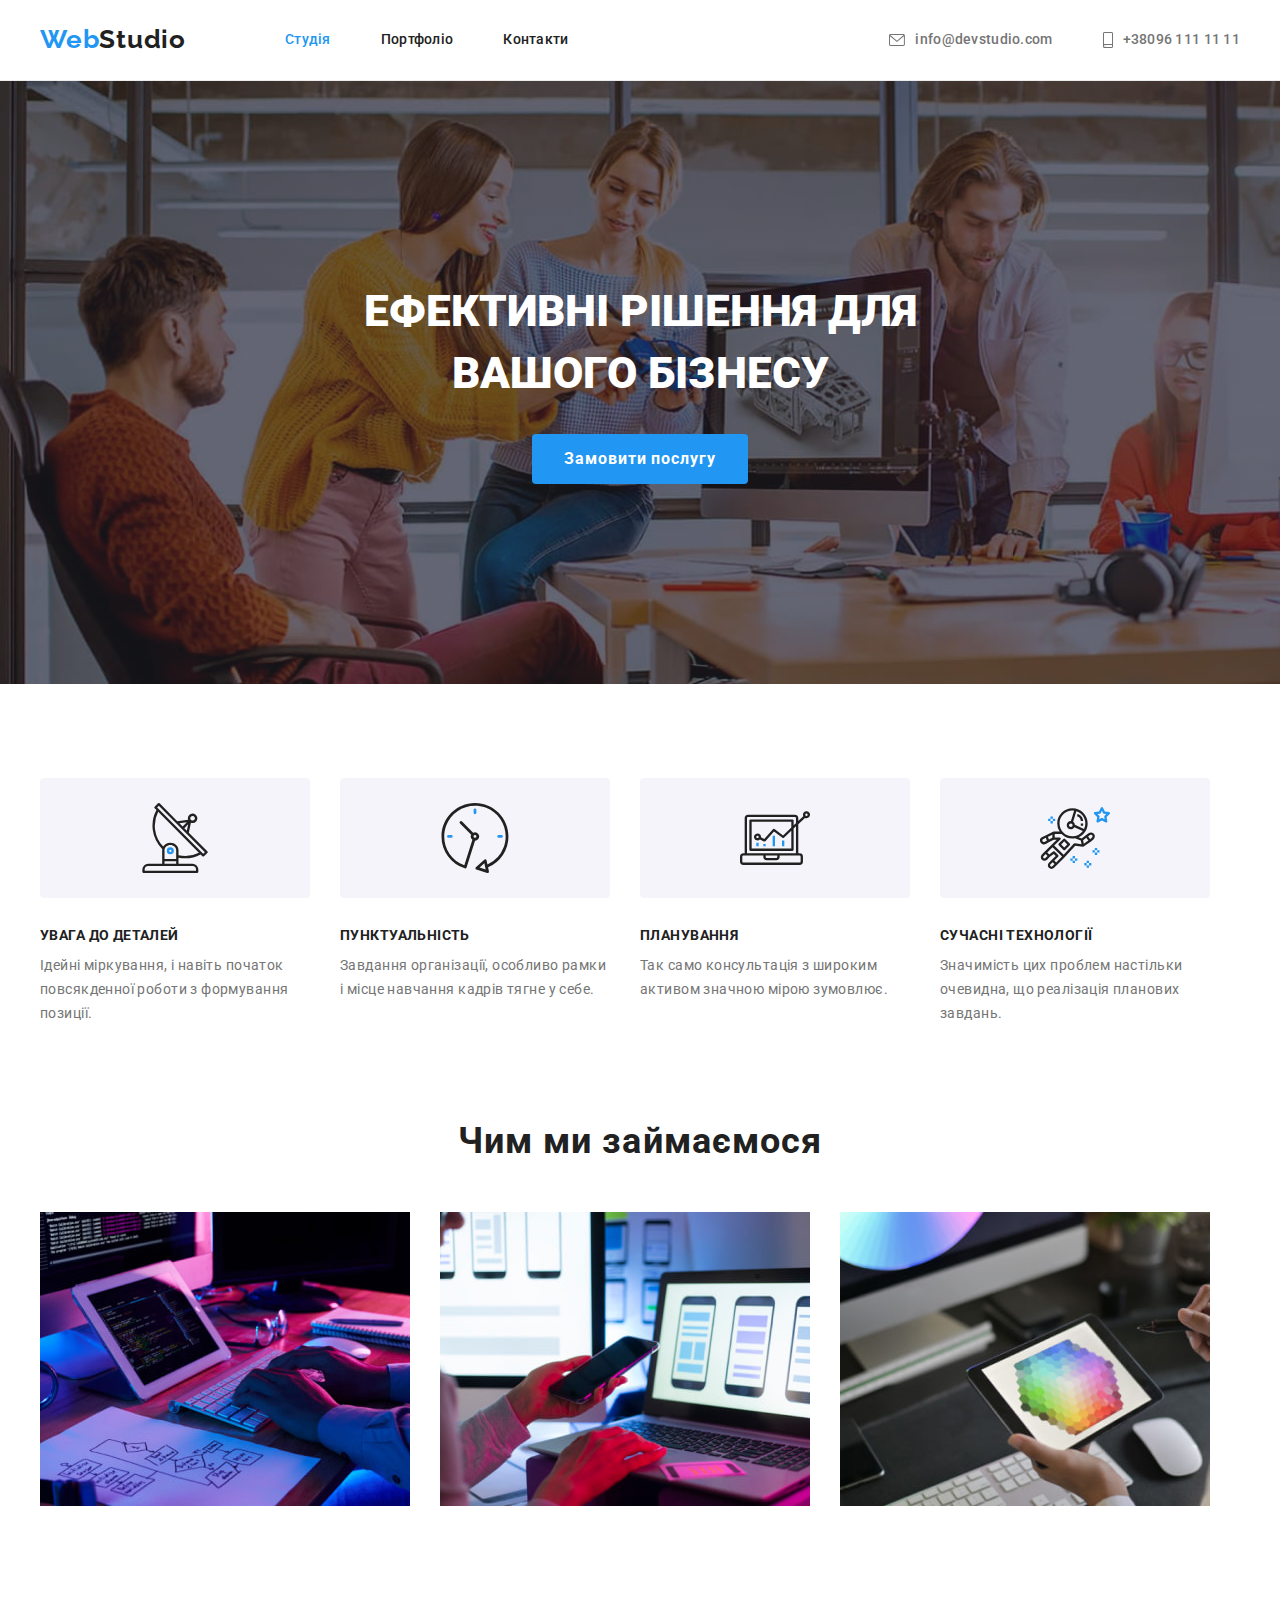
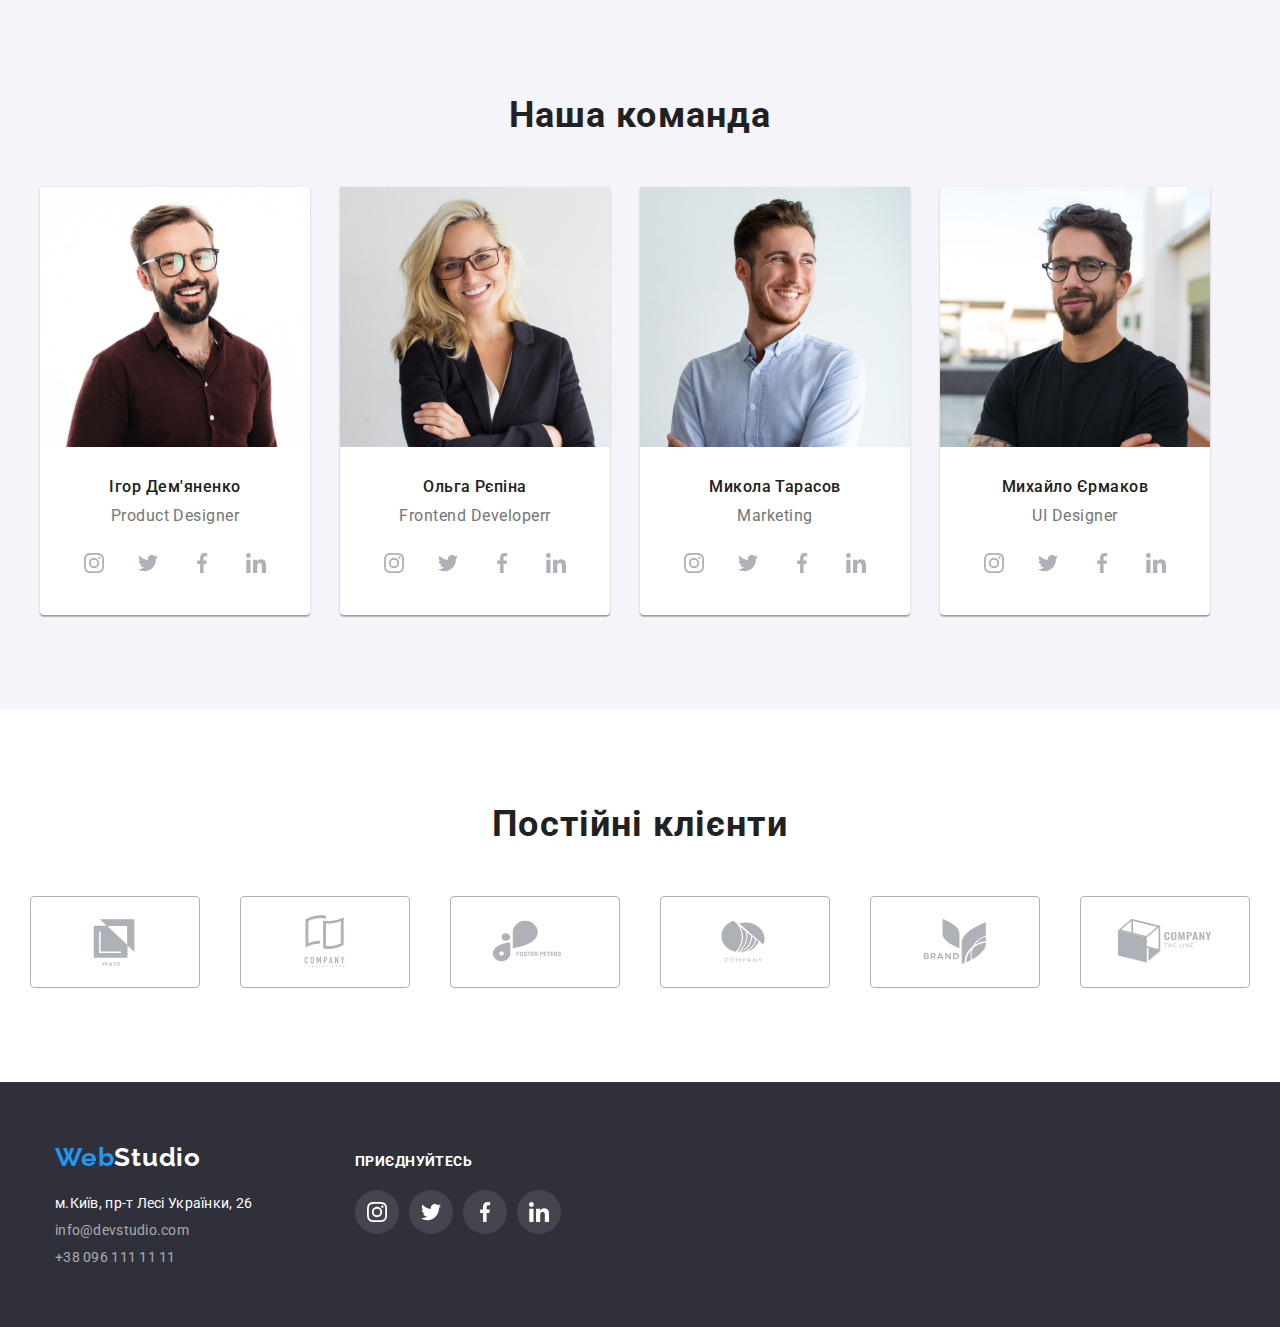
<file: index.html>
<!DOCTYPE html>
<html lang="uk">
  <head>
    <meta charset="UTF-8" />
    <meta http-equiv="X-UA-Compatible" content="IE=edge" />
    <meta name="viewport" content="width=device-width, initial-scale=1.0" />
    <title>WebStudio</title>
    <link
      rel="stylesheet"
      href="https://cdnjs.cloudflare.com/ajax/libs/modern-normalize/1.1.0/modern-normalize.min.css"
    />
    <link rel="stylesheet" href="./css/styles.css" />
    <link rel="preconnect" href="https://fonts.googleapis.com" />
    <link rel="preconnect" href="https://fonts.gstatic.com" crossorigin />
    <link
      href="https://fonts.googleapis.com/css2?family=Raleway:wght@700&family=Roboto:wght@400;500;700;900&display=swap"
      rel="stylesheet"
    />
  </head>
  <body>
    <header class="header">
      <div class="container box">
        <a class="logo-h" href="./index.html"> <span class="logo-web">Web</span>Studio </a>
        <nav class="site-nav">
          <ul class="menu list-reset">
            <li class="menu-list">
              <a class="menu-link current" href="#"> Студія </a>
            </li>
            <li class="menu-list">
              <a class="menu-link" href="./portfolio.html"> Портфоліо </a>
            </li>
            <li class="menu-list">
              <a class="menu-link" href="#"> Контакти </a>
            </li>
          </ul>
        </nav>
        <ul class="contacts list-reset">
          <li class="contact-list">
            <a class="contact-link" href="mailto:info@devstudio.com">
              <svg width="16" height="12">
                <use href="./images/icons.svg#icon-envelope"></use></svg
              >info@devstudio.com</a
            >
          </li>
          <li class="contact-list">
            <a class="contact-link" href="tel:+380961111111">
              <svg width="10" height="16">
                <use href="./images/icons.svg#icon-smartphone"></use></svg
              >+38096 111 11 11</a
            >
          </li>
        </ul>
      </div>
    </header>
    <main class="main">
      <section class="hero">
        <div class="container hero-flex">
          <h1 class="hero-title">Ефективні рішення для вашого бізнесу</h1>
          <button class="hero-button" type="button">Замовити послугу</button>
        </div>
      </section>
      <section class="features section">
        <div class="container features-flex">
          <h2 class="visually-hidden">Наші переваги</h2>
          <ul class="features-list list-reset">
            <li class="features-item">
              <div class="features-icon">
                <svg width="70" height="70">
                  <use href="./images/icons.svg#icon-antenna"></use>
                </svg>
              </div>
              <h3 class="features-title">Увага до деталей</h3>
              <p class="features-text">
                Ідейні міркування, і навіть початок повсякденної роботи з формування позиції.
              </p>
            </li>
            <li class="features-item">
              <div class="features-icon">
                <svg width="70" height="70">
                  <use href="./images/icons.svg#icon-clock"></use>
                </svg>
              </div>
              <h3 class="features-title">Пунктуальність</h3>
              <p class="features-text">
                Завдання організації, особливо рамки і місце навчання кадрів тягне у себе.
              </p>
            </li>
            <li class="features-item">
              <div class="features-icon">
                <svg width="70" height="70">
                  <use href="./images/icons.svg#icon-diagram"></use>
                </svg>
              </div>
              <h3 class="features-title">Планування</h3>
              <p class="features-text">
                Так само консультація з широким активом значною мірою зумовлює.
              </p>
            </li>
            <li class="features-item">
              <div class="features-icon">
                <svg width="70" height="70">
                  <use href="./images/icons.svg#icon-astronaut"></use>
                </svg>
              </div>
              <h3 class="features-title">Сучасні технології</h3>
              <p class="features-text">
                Значимість цих проблем настільки очевидна, що реалізація планових завдань.
              </p>
            </li>
          </ul>
        </div>
      </section>
      <section class="specifics section">
        <div class="container specific-flex">
          <h2 class="specifics-title">Чим ми займаємося</h2>
          <ul class="specifics-list list-reset">
            <li class="specifics-item">
              <img
                class="specifics-img"
                src="./images/img1.jpg"
                alt="фото верстки сайту"
                width="370"
                height="294"
              />
            </li>
            <li class="specifics-item">
              <img
                class="specifics-img"
                src="./images/img2.jpg"
                alt="фото адаптивної верстки"
                width="370"
                height="294"
              />
            </li>
            <li class="specifics-item">
              <img
                class="specifics-img"
                src="./images/img3.jpg"
                alt="фото вибору дизайну"
                width="370"
                height="294"
              />
            </li>
          </ul>
        </div>
      </section>
      <section class="ourteam section">
        <div class="container ourteam-flex">
          <h2 class="ourteam-title">Наша команда</h2>
          <ul class="ourteam-list list-reset">
            <li class="ourteam-item">
              <img
                class="ourteam-img"
                src="./images/peopleimg1.jpg"
                alt="Фото чоловіка Product Designer"
                width="270"
                height="260"
              />
              <div class="card-text-position">
                <h3 class="ourteam-name">Ігор Дем'яненко</h3>
                <p class="ourteam-text" lang="en">Product Designer</p>
              </div>
              <div class="team-social">
                <ul class="team-social-list list-reset">
                  <li class="team-social-link">
                    <a href="#" class="team-link">
                      <svg width="20" height="20">
                        <use href="./images/icons.svg#icon-instagram"></use>
                      </svg>
                    </a>
                  </li>
                  <li>
                    <a href="#" class="team-link">
                      <svg width="20" height="20">
                        <use href="./images/icons.svg#icon-twitter"></use>
                      </svg>
                    </a>
                  </li>
                  <li>
                    <a href="#" class="team-link">
                      <svg width="20" height="20">
                        <use href="./images/icons.svg#icon-facebook"></use>
                      </svg>
                    </a>
                  </li>
                  <li>
                    <a href="#" class="team-link">
                      <svg width="20" height="20">
                        <use href="./images/icons.svg#icon-linkedin"></use>
                      </svg>
                    </a>
                  </li>
                </ul>
              </div>
            </li>
            <li class="ourteam-item">
              <img
                class="ourteam-img"
                src="./images/peopleimg2.jpg"
                alt="Фото жінки Frontend Developerr"
                width="270"
                height="260"
              />
              <div class="card-text-position">
                <h3 class="ourteam-name">Ольга Рєпіна</h3>
                <p class="ourteam-text" lang="en">Frontend Developerr</p>
              </div>
              <div class="team-social">
                <ul class="team-social-list list-reset">
                  <li class="team-social-link">
                    <a href="#" class="team-link">
                      <svg width="20" height="20">
                        <use href="./images/icons.svg#icon-instagram"></use>
                      </svg>
                    </a>
                  </li>
                  <li>
                    <a href="#" class="team-link">
                      <svg width="20" height="20">
                        <use href="./images/icons.svg#icon-twitter"></use>
                      </svg>
                    </a>
                  </li>
                  <li>
                    <a href="#" class="team-link">
                      <svg width="20" height="20">
                        <use href="./images/icons.svg#icon-facebook"></use>
                      </svg>
                    </a>
                  </li>
                  <li>
                    <a href="#" class="team-link">
                      <svg width="20" height="20">
                        <use href="./images/icons.svg#icon-linkedin"></use>
                      </svg>
                    </a>
                  </li>
                </ul>
              </div>
            </li>
            <li class="ourteam-item">
              <img
                class="ourteam-img"
                src="./images/peopleimg3.jpg"
                alt="Фото чоловіка Marketing"
                width="270"
                height="260"
              />
              <div class="card-text-position">
                <h3 class="ourteam-name">Микола Тарасов</h3>
                <p class="ourteam-text" lang="en">Marketing</p>
              </div>
              <div class="team-social">
                <ul class="team-social-list list-reset">
                  <li class="team-social-link">
                    <a href="#" class="team-link">
                      <svg width="20" height="20">
                        <use href="./images/icons.svg#icon-instagram"></use>
                      </svg>
                    </a>
                  </li>
                  <li>
                    <a href="#" class="team-link">
                      <svg width="20" height="20">
                        <use href="./images/icons.svg#icon-twitter"></use>
                      </svg>
                    </a>
                  </li>
                  <li>
                    <a href="#" class="team-link">
                      <svg width="20" height="20">
                        <use href="./images/icons.svg#icon-facebook"></use>
                      </svg>
                    </a>
                  </li>
                  <li>
                    <a href="#" class="team-link">
                      <svg width="20" height="20">
                        <use href="./images/icons.svg#icon-linkedin"></use>
                      </svg>
                    </a>
                  </li>
                </ul>
              </div>
            </li>
            <li class="ourteam-item">
              <img
                class="ourteam-img"
                src="./images/peopleimg4.jpg"
                alt="Фото чоловіка UI Designer"
                width="270"
                height="260"
              />
              <div class="card-text-position">
                <h3 class="ourteam-name">Михайло Єрмаков</h3>
                <p class="ourteam-text" lang="en">UI Designer</p>
              </div>
              <div class="team-social">
                <ul class="team-social-list list-reset">
                  <li class="team-social-link">
                    <a href="#" class="team-link">
                      <svg width="20" height="20">
                        <use href="./images/icons.svg#icon-instagram"></use>
                      </svg>
                    </a>
                  </li>
                  <li>
                    <a href="#" class="team-link">
                      <svg width="20" height="20">
                        <use href="./images/icons.svg#icon-twitter"></use>
                      </svg>
                    </a>
                  </li>
                  <li>
                    <a href="#" class="team-link">
                      <svg width="20" height="20">
                        <use href="./images/icons.svg#icon-facebook"></use>
                      </svg>
                    </a>
                  </li>
                  <li>
                    <a href="#" class="team-link">
                      <svg width="20" height="20">
                        <use href="./images/icons.svg#icon-linkedin"></use>
                      </svg>
                    </a>
                  </li>
                </ul>
              </div>
            </li>
          </ul>
        </div>
      </section>
      <section class="customers section">
        <div class="container customers-flex">
          <h2 class="regular-customers-title">Постійні клієнти</h2>
          <ul class="regular-customers list-reset">
            <li class="regular-customer-item">
              <a href="#" class="regular-customer-link">
                <svg width="106" height="60">
                  <use href="./images/icons.svg#icon-yago"></use>
                </svg>
              </a>
            </li>
            <li class="regular-customer-item">
              <a href="#" class="regular-customer-link">
                <svg width="106" height="60">
                  <use href="./images/icons.svg#icon-companytlh"></use>
                </svg>
              </a>
            </li>
            <li class="regular-customer-item">
              <a href="#" class="regular-customer-link">
                <svg width="106" height="60">
                  <use href="./images/icons.svg#icon-fosterpeters"></use>
                </svg>
              </a>
            </li>
            <li class="regular-customer-item">
              <a href="#" class="regular-customer-link">
                <svg width="106" height="60">
                  <use href="./images/icons.svg#icon-company"></use>
                </svg>
              </a>
            </li>
            <li class="regular-customer-item">
              <a href="#" class="regular-customer-link">
                <svg width="106" height="60"><use href="./images/icons.svg#icon-brand"></use></svg>
              </a>
            </li>
            <li class="regular-customer-item">
              <a href="#" class="regular-customer-link">
                <svg width="106" height="60">
                  <use href="./images/icons.svg#icon-companytl"></use>
                </svg>
              </a>
            </li>
          </ul>
        </div>
      </section>
    </main>
    <footer class="footer">
      <div class="container parrent-position">
        <div class="container footer-flex">
          <a class="logo-f" href="./index.html">
            <span class="logo-web">Web</span><span class="logo-studio-f">Studio</span></a
          >
          <address class="address">
            <ul class="address-list list-reset">
              <li class="address-item">
                <a
                  class="address-link"
                  href="https://goo.gl/maps/TEvmrjmiFiPLDedQ6"
                  target="_blank"
                  rel="noopener noreferrer nofollow"
                  ><span class="maps-location">м.Київ, пр-т Лесі Українки, 26</span></a
                >
              </li>
              <li class="address-item">
                <a class="address-link" href="mailto:info@devstudio.com">info@devstudio.com </a>
              </li>
              <li class="address-item">
                <a class="address-link" href="tel:+380961111111">+38 096 111 11 11</a>
              </li>
            </ul>
          </address>
        </div>
        <div class="container social-footer">
          <span class="social-title">приєднуйтесь</span>
          <ul class="social-footer-list list-reset">
            <li>
              <a class="social-footer-link" href="#">
                <svg width="20" height="20">
                  <use href="./images/icons.svg#icon-instagram"></use>
                </svg>
              </a>
            </li>
            <li>
              <a class="social-footer-link" href="#">
                <svg width="20" height="20">
                  <use href="./images/icons.svg#icon-twitter"></use>
                </svg>
              </a>
            </li>
            <li>
              <a class="social-footer-link" href="#">
                <svg width="20" height="20">
                  <use href="./images/icons.svg#icon-facebook"></use>
                </svg>
              </a>
            </li>
            <li>
              <a class="social-footer-link" href="#">
                <svg width="20" height="20">
                  <use href="./images/icons.svg#icon-linkedin"></use>
                </svg>
              </a>
            </li>
          </ul>
        </div>
      </div>
    </footer>
  </body>
</html>
</file>
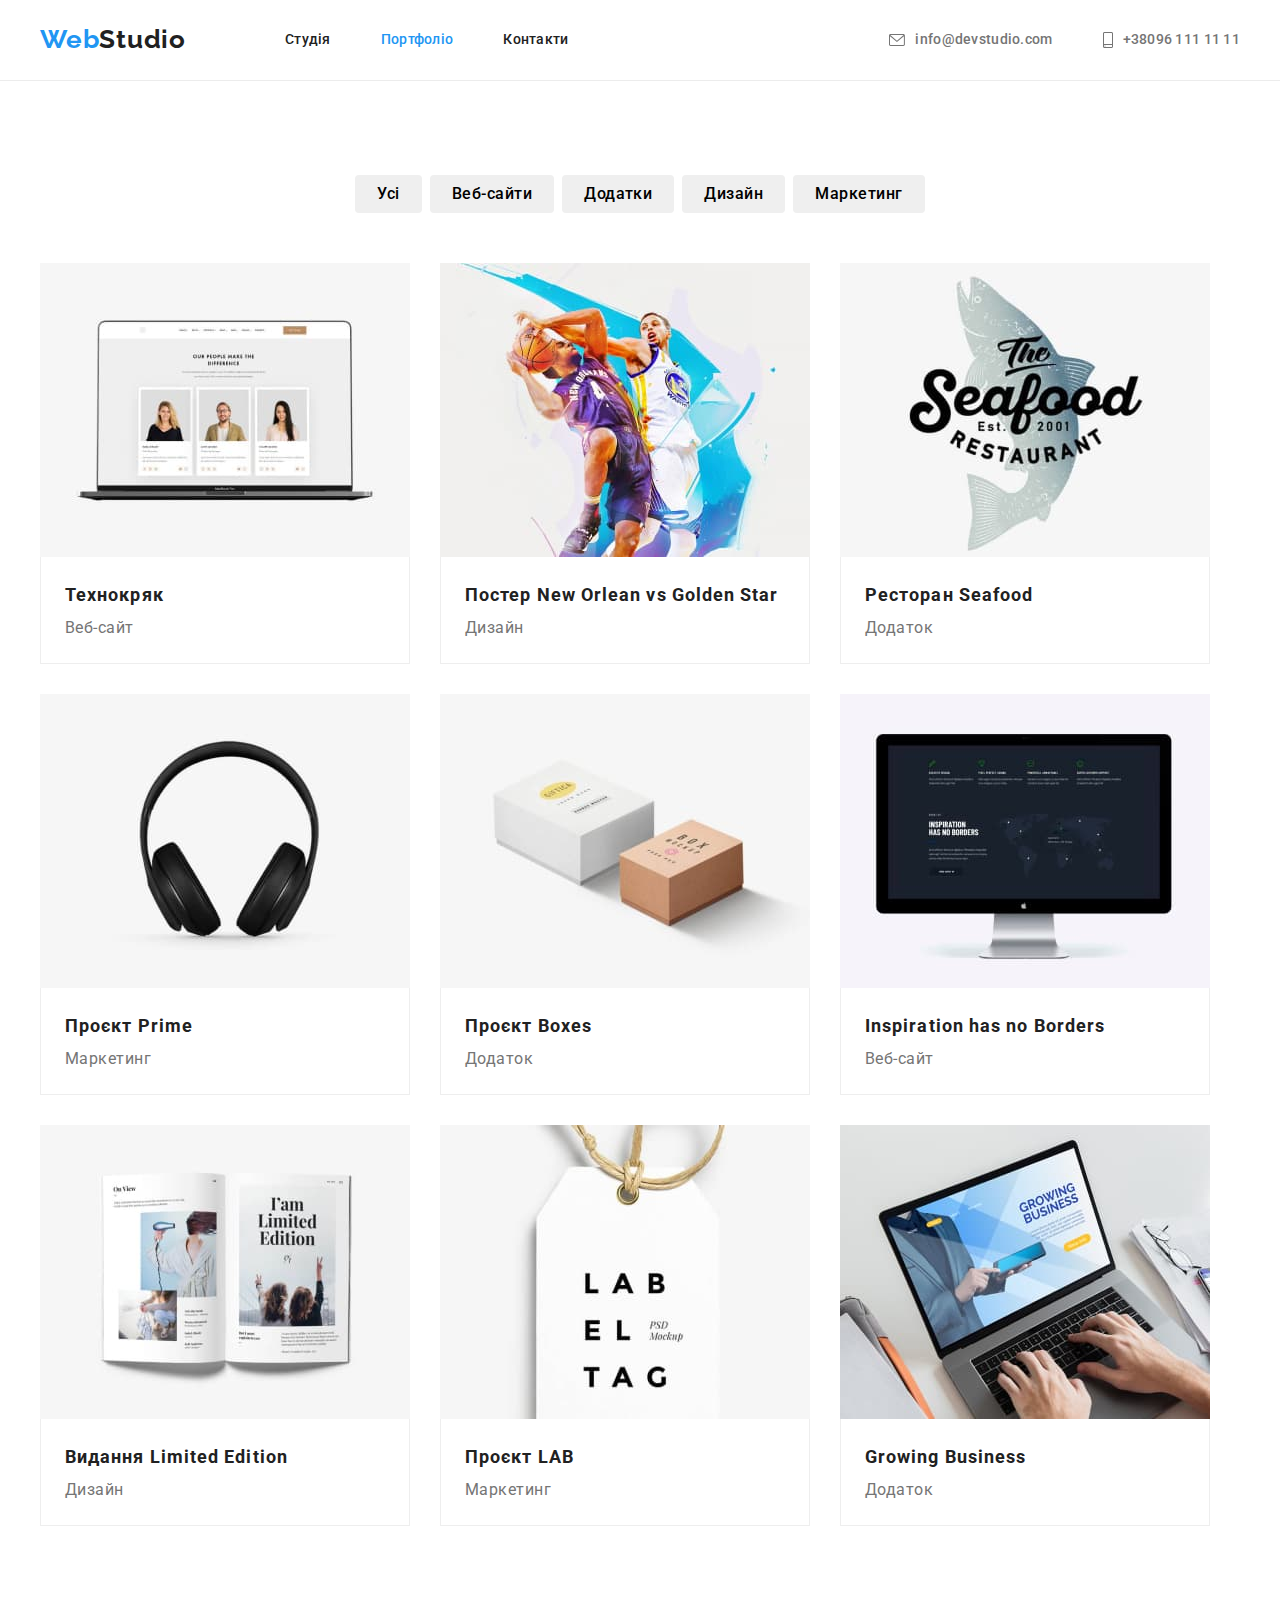
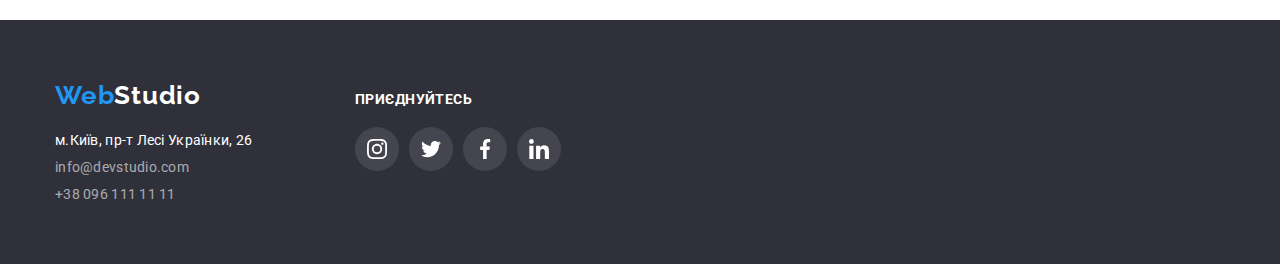
<file: portfolio.html>
<!DOCTYPE html>
<html lang="uk">
  <head>
    <meta charset="UTF-8" />
    <meta http-equiv="X-UA-Compatible" content="IE=edge" />
    <meta name="viewport" content="width=device-width, initial-scale=1.0" />
    <title>Portfolio</title>
    <link
      rel="stylesheet"
      href="https://cdnjs.cloudflare.com/ajax/libs/modern-normalize/1.1.0/modern-normalize.min.css"
    />
    <link rel="stylesheet" href="./css/styles.css" />
    <link rel="preconnect" href="https://fonts.googleapis.com" />
    <link rel="preconnect" href="https://fonts.gstatic.com" crossorigin />
    <link
      href="https://fonts.googleapis.com/css2?family=Raleway:wght@700&family=Roboto:wght@400;500;700;900&display=swap"
      rel="stylesheet"
    />
  </head>
  <body>
    <header class="header">
      <div class="container box">
        <a class="logo-h" href="./index.html">
          <span class="logo-web">Web</span><span class="logo-studio-h">Studio</span>
        </a>
        <nav class="site-nav">
          <ul class="menu list-reset">
            <li class="menu-list">
              <a class="menu-link" href="./index.html"> Студія </a>
            </li>
            <li class="menu-list">
              <a class="menu-link current" href="#"> Портфоліо </a>
            </li>
            <li class="menu-list">
              <a class="menu-link" href="#"> Контакти </a>
            </li>
          </ul>
        </nav>
        <ul class="contacts list-reset">
          <li class="contact-list">
            <a class="contact-link" href="mailto:info@devstudio.com">
              <svg width="16" height="12">
                <use href="./images/icons.svg#icon-envelope"></use></svg
              >info@devstudio.com</a
            >
          </li>
          <li class="contact-list">
            <a class="contact-link" href="tel:+380961111111">
              <svg width="10" height="16">
                <use href="./images/icons.svg#icon-smartphone"></use></svg
              >+38096 111 11 11</a
            >
          </li>
        </ul>
      </div>
    </header>

    <main class="main">
      <section class="portfolio section">
        <div class="container portfolio-flex">
          <h1 class="visually-hidden">Наші проекти</h1>
          <ul class="portfolio-filters list-reset">
            <li class="portfolio-button">
              <button class="portfolio-radio-btn" type="button">Усі</button>
            </li>

            <li class="portfolio-button">
              <button class="portfolio-radio-btn" type="button">Веб-сайти</button>
            </li>
            <li class="portfolio-button">
              <button class="portfolio-radio-btn" type="button">Додатки</button>
            </li>
            <li class="portfolio-button">
              <button class="portfolio-radio-btn" type="button">Дизайн</button>
            </li>
            <li class="portfolio-button">
              <button class="portfolio-radio-btn" type="button">Маркетинг</button>
            </li>
          </ul>

          <ul class="portfolio-list list-reset">
            <li class="portfolio-item">
              <a class="portfolio-link" href="#">
                <img
                  class="portfolio-img"
                  src="./images/laptop.jpg"
                  alt="Ноутбук з відкритим сайтом"
                  width="370"
                  height="294"
                />
                <div class="portfolio-card-text-positions">
                  <h2 class="portfolio-title">Технокряк</h2>
                  <p class="portfolio-text">Веб-сайт</p>
                </div>
              </a>
            </li>

            <li class="portfolio-item">
              <a class="portfolio-link" href="#">
                <img
                  class="portfolio-img"
                  src="./images/peopleplaybasketball.jpg"
                  alt="Люди грають в баскебол"
                  width="370"
                  height="294"
                />
                <div class="portfolio-card-text-positions">
                  <h2 class="portfolio-title">Постер New Orlean vs Golden Star</h2>
                  <p class="portfolio-text">Дизайн</p>
                </div>
              </a>
            </li>

            <li class="portfolio-item">
              <a class="portfolio-link" href="#">
                <img
                  class="portfolio-img"
                  src="./images/namerestoran.jpg"
                  alt="Фото назви ресторану"
                  width="370"
                  height="294"
                />
                <div class="portfolio-card-text-positions">
                  <h2 class="portfolio-title">Ресторан Seafood</h2>
                  <p class="portfolio-text">Додаток</p>
                </div>
              </a>
            </li>

            <li class="portfolio-item">
              <a class="portfolio-link" href="#">
                <img
                  class="portfolio-img"
                  src="./images/headphone.jpg"
                  alt="Навушники"
                  width="370"
                  height="294"
                />
                <div class="portfolio-card-text-positions">
                  <h2 class="portfolio-title">Проєкт Prime</h2>
                  <p class="portfolio-text">Маркетинг</p>
                </div>
              </a>
            </li>

            <li class="portfolio-item">
              <a class="portfolio-link" href="#">
                <img
                  class="portfolio-img"
                  src="./images/box.jpg"
                  alt="Фото двох коробок"
                  width="370"
                  height="294"
                />
                <div class="portfolio-card-text-positions">
                  <h2 class="portfolio-title">Проєкт Boxes</h2>
                  <p class="portfolio-text">Додаток</p>
                </div>
              </a>
            </li>

            <li class="portfolio-item">
              <a class="portfolio-link" href="#">
                <img
                  class="portfolio-img"
                  src="./images/screen.jpg"
                  alt="Фото сайта на екрані"
                  width="370"
                  height="294"
                />
                <div class="portfolio-card-text-positions">
                  <h2 class="portfolio-title">Inspiration has no Borders</h2>
                  <p class="portfolio-text">Веб-сайт</p>
                </div>
              </a>
            </li>

            <li class="portfolio-item">
              <a class="portfolio-link" href="#">
                <img
                  class="portfolio-img"
                  src="./images/magazine.jpg"
                  alt="Віритий журнал з картинками"
                  width="370"
                  height="294"
                />
                <div class="portfolio-card-text-positions">
                  <h2 class="portfolio-title">Видання Limited Edition</h2>
                  <p class="portfolio-text">Дизайн</p>
                </div>
              </a>
            </li>

            <li class="portfolio-item">
              <a class="portfolio-link" href="#">
                <img
                  class="portfolio-img"
                  src="./images/tag.jpg"
                  alt="Фото бірки з назвою проекта"
                  width="370"
                  height="294"
                />
                <div class="portfolio-card-text-positions">
                  <h2 class="portfolio-title">Проєкт LAB</h2>
                  <p class="portfolio-text">Маркетинг</p>
                </div>
              </a>
            </li>

            <li class="portfolio-item">
              <a class="portfolio-link" href="#">
                <img
                  class="portfolio-img"
                  src="./images/workonlaptop.jpg"
                  alt="Фото рук які працюють за ноутбуком"
                  width="370"
                  height="294"
                />
                <div class="portfolio-card-text-positions">
                  <h2 class="portfolio-title">Growing Business</h2>
                  <p class="portfolio-text">Додаток</p>
                </div>
              </a>
            </li>
          </ul>
        </div>
      </section>
    </main>
    <footer class="footer">
      <div class="container parrent-position">
        <div class="container footer-flex">
          <a class="logo-f" href="./index.html">
            <span class="logo-web">Web</span><span class="logo-studio-f">Studio</span>
          </a>
          <address class="address">
            <ul class="address-list list-reset">
              <li class="address-item">
                <a
                  class="address-link"
                  href="https://goo.gl/maps/TEvmrjmiFiPLDedQ6"
                  target="_blank"
                  rel="noopener noreferrer nofollow"
                  ><span class="maps-location">м.Київ, пр-т Лесі Українки, 26</span></a
                >
              </li>
              <li class="address-item">
                <a class="address-link" href="mailto:info@devstudio.com">info@devstudio.com </a>
              </li>
              <li class="address-item">
                <a class="address-link" href="tel:+380961111111">+38 096 111 11 11</a>
              </li>
            </ul>
          </address>
        </div>
        <div class="container social-footer">
          <span class="social-title">приєднуйтесь</span>
          <ul class="social-footer-list list-reset">
            <li>
              <a class="social-footer-link" href="#">
                <svg width="20" height="20">
                  <use href="./images/icons.svg#icon-instagram"></use>
                </svg>
              </a>
            </li>
            <li>
              <a class="social-footer-link" href="#">
                <svg width="20" height="20">
                  <use href="./images/icons.svg#icon-twitter"></use>
                </svg>
              </a>
            </li>
            <li>
              <a class="social-footer-link" href="#">
                <svg width="20" height="20">
                  <use href="./images/icons.svg#icon-facebook"></use>
                </svg>
              </a>
            </li>
            <li>
              <a class="social-footer-link" href="#">
                <svg width="20" height="20">
                  <use href="./images/icons.svg#icon-linkedin"></use>
                </svg>
              </a>
            </li>
          </ul>
        </div>
      </div>
    </footer>
  </body>
</html>
</file>
<file: css/styles.css>
:root {
  --primary-text-color: #212121;
  --secondary-text-color: #757575;
  --color-accent: #2196f3;
  --color-white: #ffffff;
  --color-hero: #2f303a;
  --color-footer: #2f303a;
  --color-team: #f5f4fa;
  --color-hero-button: #188ce8;
  --color-address: rgba(255, 255, 255, 0.6);
  --font-logo: 'Raleway', sans-serif;
  --font-family-primary: 'Roboto', sans-serif;
  --border-color-portfolio: #eeeeee;
  --color-icon: #afb1b8;
  --bgcolor-icon-features: #f5f4fa;
}

.list-reset {
  list-style: none;
}
body {
  font-size: 16px;
  font-style: normal;
  color: var(--primary-text-color);
  font-family: var(--font-family-primary);
}
html {
  box-sizing: border-box;
}

h1,
h2,
h3,
h4,
h5,
h6,
p,
ul {
  margin: 0px;
  padding: 0px;
}
img {
  display: block;
  max-width: 100%;
  height: auto;
}
/*Стилізація шапки сторінок студія та портфоліо*/

.logo-f,
.logo-h {
  font-family: var(--font-logo);
  font-weight: 700;
  font-size: 26px;
  line-height: 1.2;
  text-decoration: none;
  letter-spacing: 0.03em;
  color: var(--primary-text-color);
}
.logo-web {
  color: var(--color-accent);
}
.logo-studio-h {
  color: var(--primary-text-color);
}
.menu-link {
  font-weight: 500;
  text-decoration: none;
  color: var(--primary-text-color);
  font-size: 14px;
  line-height: 1.14;
  letter-spacing: 0.02em;
}
.menu-link.current {
  color: var(--color-accent);
}
.menu .menu-link:hover,
.menu .menu-link:focus {
  color: var(--color-accent);
}
.contact-link {
  display: flex;
  gap: 10px;
  justify-content: center;
  align-items: center;
  text-decoration: none;
  font-weight: 500;
  color: var(--secondary-text-color);
  font-size: 14px;
  line-height: 1.14;
  letter-spacing: 0.02em;
  fill: var(--secondary-text-color);
}
.contact-link:hover,
.contact-link:focus {
  color: var(--color-accent);
  fill: var(--color-accent);
}

/*Секція-герой-Студія*/
.hero {
  background-size: cover;
  background-color: var(--color-hero);
  background-image: linear-gradient(to right, rgba(47, 48, 58, 0.4), rgba(47, 48, 58, 0.4)),
    url(../images/bgimg.jpg);
  background-repeat: no-repeat;
  padding: 200px 0;
  margin: 0 auto;
  max-width: 1600px;
}
.hero-title {
  color: var(--color-white);
  text-transform: uppercase;
  font-weight: 900;
  font-size: 44px;
  line-height: 1.4;
  max-width: 696px;
  margin: 0 auto 30px;
}
.hero-button {
  font-size: 16px;
  font-weight: 700;
  font-family: inherit;
  line-height: 1.87;
  background-color: var(--color-accent);
  color: var(--color-white);
  letter-spacing: 0.06em;
  border: none;
  padding: 10px 32px;
  border-radius: 4px;
}
.hero-button:hover,
.hero-button:focus {
  background-color: var(--color-hero-button);
  box-shadow: 0px 4px 4px rgba(0, 0, 0, 0.15);
  color: var(--color-white);
  cursor: pointer;
}
/* Секція-Наші-переваги-Студія*/

.features-title {
  text-transform: uppercase;
  font-size: 14px;
  line-height: 1.14;
  letter-spacing: 0.03em;
  color: var(--primary-text-color);
  box-sizing: content-box;
}
.features-text {
  font-size: 14px;
  line-height: 1.7;
  letter-spacing: 0.03em;
  color: var(--secondary-text-color);
  margin-top: 10px;
  max-width: 270px;
  align-items: center;
  box-sizing: content-box;
}
/* Секція-Чим-ми-займаємось-Студія */
.specifics-title {
  font-size: 36px;
  line-height: 1.17;
  letter-spacing: 0.03em;
  color: var(--primary-text-color);
  margin-bottom: 50px;
  text-align: center;
}

/* Секція-Наша-команда-Студія*/
.ourteam {
  background-color: var(--color-team);
}

.ourteam-item {
  background-color: var(--color-white);
  box-shadow: 0px 1px 3px rgba(0, 0, 0, 0.12), 0px 1px 1px rgba(0, 0, 0, 0.14),
    0px 2px 1px rgba(0, 0, 0, 0.2);
  border-radius: 0px 0px 4px 4px;
}
.ourteam-title {
  font-size: 36px;
  line-height: 1.2;
  letter-spacing: 0.03em;
}
.ourteam-name {
  font-weight: 500;
  font-size: 16px;
  line-height: 1.2;
  letter-spacing: 0.03em;
  color: var(--primary-text-color);
  margin-bottom: 10px;
}
.ourteam-text {
  font-size: 16px;
  line-height: 1.2;
  letter-spacing: 0.03em;
  color: var(--secondary-text-color);
}
/* Стилізація-секції-Наші-проекти-Портфоліо  */

.visually-hidden {
  position: absolute;
  white-space: nowrap;
  width: 1px;
  height: 1px;
  overflow: hidden;
  border: 0;
  padding: 0;
  clip: rect(0 0 0 0);
  clip-path: inset(50%);
  margin: -1px;
}

.portfolio-radio-btn {
  font-family: inherit;
  font-style: normal;
  font-weight: 500;
  font-size: 16px;
  line-height: 1.6;
  letter-spacing: 0.03em;
  border: none;
  padding: 6px 22px;
  border-radius: 4px;
}
.portfolio-radio-btn:hover,
.portfolio-radio-btn:focus {
  background-color: var(--color-accent);
  color: var(--color-white);
  cursor: pointer;
  box-shadow: 0px 3px 1px rgba(0, 0, 0, 0.1), 0px 1px 2px rgba(0, 0, 0, 0.08),
    0px 2px 2px rgba(0, 0, 0, 0.12);
}
.portfolio-title {
  font-size: 18px;
  line-height: 2;
  letter-spacing: 0.06em;
  color: var(--primary-text-color);
}
.portfolio-text {
  line-height: 1.87;
  letter-spacing: 0.03em;
  color: var(--secondary-text-color);
}

/* Стилізація-підвалу-Студія-та-Портфоліо */
.footer {
  background-color: var(--color-footer);
}
.footer {
  background-color: var(--color-footer);
}
.logo-studio-f {
  color: var(--color-white);
}
.maps-location {
  color: var(--color-white);
}
.address-link {
  font-style: normal;
  text-decoration: none;
  color: var(--color-address);
  font-size: 14px;
  line-height: 1.14;
  letter-spacing: 0.02em;
}
.address-link:hover,
.address-link:focus {
  color: var(--color-accent);
}

/* Початок розмітки Flex*/
.container {
  width: 100%;
  max-width: 1230px;
  margin: 0 auto;
  padding: 0 15px;
}
.section {
  padding: 94px 0;
}
.specifics {
  padding-top: 0;
}
.header {
  border-bottom: 1px solid #ececec;
  padding: 24px 0 25px;
}

.box {
  display: flex;
  align-items: center;
  gap: 5px;
}
.site-nav {
  display: flex;
  margin-left: 94px;
}
.menu {
  display: flex;
  gap: 50px;
}

.contacts {
  display: flex;
  gap: 50px;
  margin-left: auto;
}

.hero-flex {
  text-align: center;
}
.features-flex {
  display: flex;
  flex-basis: calc((100% - 90px) / 4);
}
.features-list {
  display: flex;
  flex-wrap: wrap;
  gap: 30px;
}
.specific-flex {
  display: flex;
  flex-direction: column;
  flex-basis: calc((100% - 60px) / 3);
}
.specifics-list {
  display: flex;
  flex-wrap: wrap;
  gap: 30px;
}
.ourteam-flex {
  display: flex;
  flex-direction: column;
  text-align: center;
}

.ourteam-list {
  display: flex;
  flex-basis: calc((100% - 90px) / 4);
  flex-wrap: wrap;
  gap: 30px;
  margin-top: 50px;
}
.card-text-position {
  margin: 30px auto 16px;
}
.footer-flex {
  display: inline-flex;
  flex-direction: column;
  width: 230px;
  margin-left: 0px;
  margin-right: 0px;
}
.logo-f {
  margin-top: 60px;
  margin-bottom: 20px;
}
.address-list {
  display: flex;
  flex-direction: column;
  gap: 9px;
  margin-bottom: 60px;
}
.portfolio-flex {
  display: flex;
  flex-direction: column;
  align-items: center;
}
.portfolio-filters {
  display: flex;
  flex-wrap: wrap;
  text-align: center;
  gap: 8px;
  margin-bottom: 50px;
}

.portfolio-list {
  display: flex;
  flex-basis: calc((100% - 60px) / 3);
  flex-wrap: wrap;
  gap: 30px;
}
.portfolio-link {
  text-decoration: none;
  display: block;
}
.portfolio-link:hover,
.portfolio-link:focus {
  box-shadow: 0px 1px 1px rgba(0, 0, 0, 0.12), 0px 4px 4px rgba(0, 0, 0, 0.06),
    1px 4px 6px rgba(0, 0, 0, 0.16);
}
.portfolio-card-text-positions {
  padding: 20px 24px;
  border-bottom: 1px solid var(--border-color-portfolio);
  border-right: 1px solid var(--border-color-portfolio);
  border-left: 1px solid var(--border-color-portfolio);
}
.customers-flex {
  display: flex;
  justify-content: space-between;
  flex-direction: column;
  align-items: center;
  max-width: 1230px;
}
/* HW4 */

.regular-customers {
  display: flex;
  justify-content: center;
  align-items: center;
  gap: 40px;
}
.regular-customers-title {
  margin-bottom: 50px;
  font-size: 36px;
  line-height: 1.2;
  letter-spacing: 0.03em;
}
.regular-customer-item {
  display: flex;
  flex-basis: calc((100% - 150px) / 6);
  justify-content: center;
  align-items: center;
  width: 170px;
  height: 92px;
}
.regular-customer-link {
  display: flex;
  justify-content: center;
  align-items: center;
  width: 100%;
  height: 100%;
  border-radius: 4px;
  fill: var(--color-icon);
  border: 1px solid var(--color-icon);
}
.regular-customer-link:hover,
.regular-customer-link:focus {
  fill: var(--color-accent);
  border-color: var(--color-accent);
}
.features-icon {
  display: flex;
  justify-content: center;
  align-items: center;
  width: 270px;
  height: 120px;
  background-color: var(--bgcolor-icon-features);
  margin-bottom: 30px;
  border-radius: 4px;
}
.parrent-position {
  display: flex;
  align-items: baseline;
  gap: 70px;
}
.social-footer {
  display: flex;
  flex-direction: column;
  width: 236px;
  margin-left: 0px;
}
.social-title {
  display: flex;
  font-weight: 700;
  font-style: normal;
  text-transform: uppercase;
  font-size: 14px;
  line-height: 1.15;
  letter-spacing: 0.03em;
  color: var(--color-white);
  margin-bottom: 20px;
}
.social-footer-list {
  display: flex;
  justify-content: center;
  align-items: center;
  gap: 10px;
  flex-wrap: wrap;
}
.social-footer-link {
  display: flex;
  justify-content: center;
  align-items: center;
  align-items: center;
  width: 44px;
  height: 44px;
  border-radius: 50%;
  background: rgba(255, 255, 255, 0.1);
  fill: var(--color-white);
}
.social-footer-link:hover,
.social-footer-link:focus {
  background-color: var(--color-accent);
}
.team-social {
  display: flex;
  justify-content: center;
  gap: 10px;
}
.team-social-list {
  display: flex;
  justify-content: center;
  gap: 10px;
  padding-bottom: 30px;
}
.team-link {
  display: flex;
  justify-content: center;
  align-items: center;
  align-items: center;
  width: 44px;
  height: 44px;
  border-radius: 50%;
  fill: var(--color-icon);
}
.team-link:hover,
.team-link:focus {
  fill: var(--color-white);
  background-color: var(--color-accent);
}
</file>
